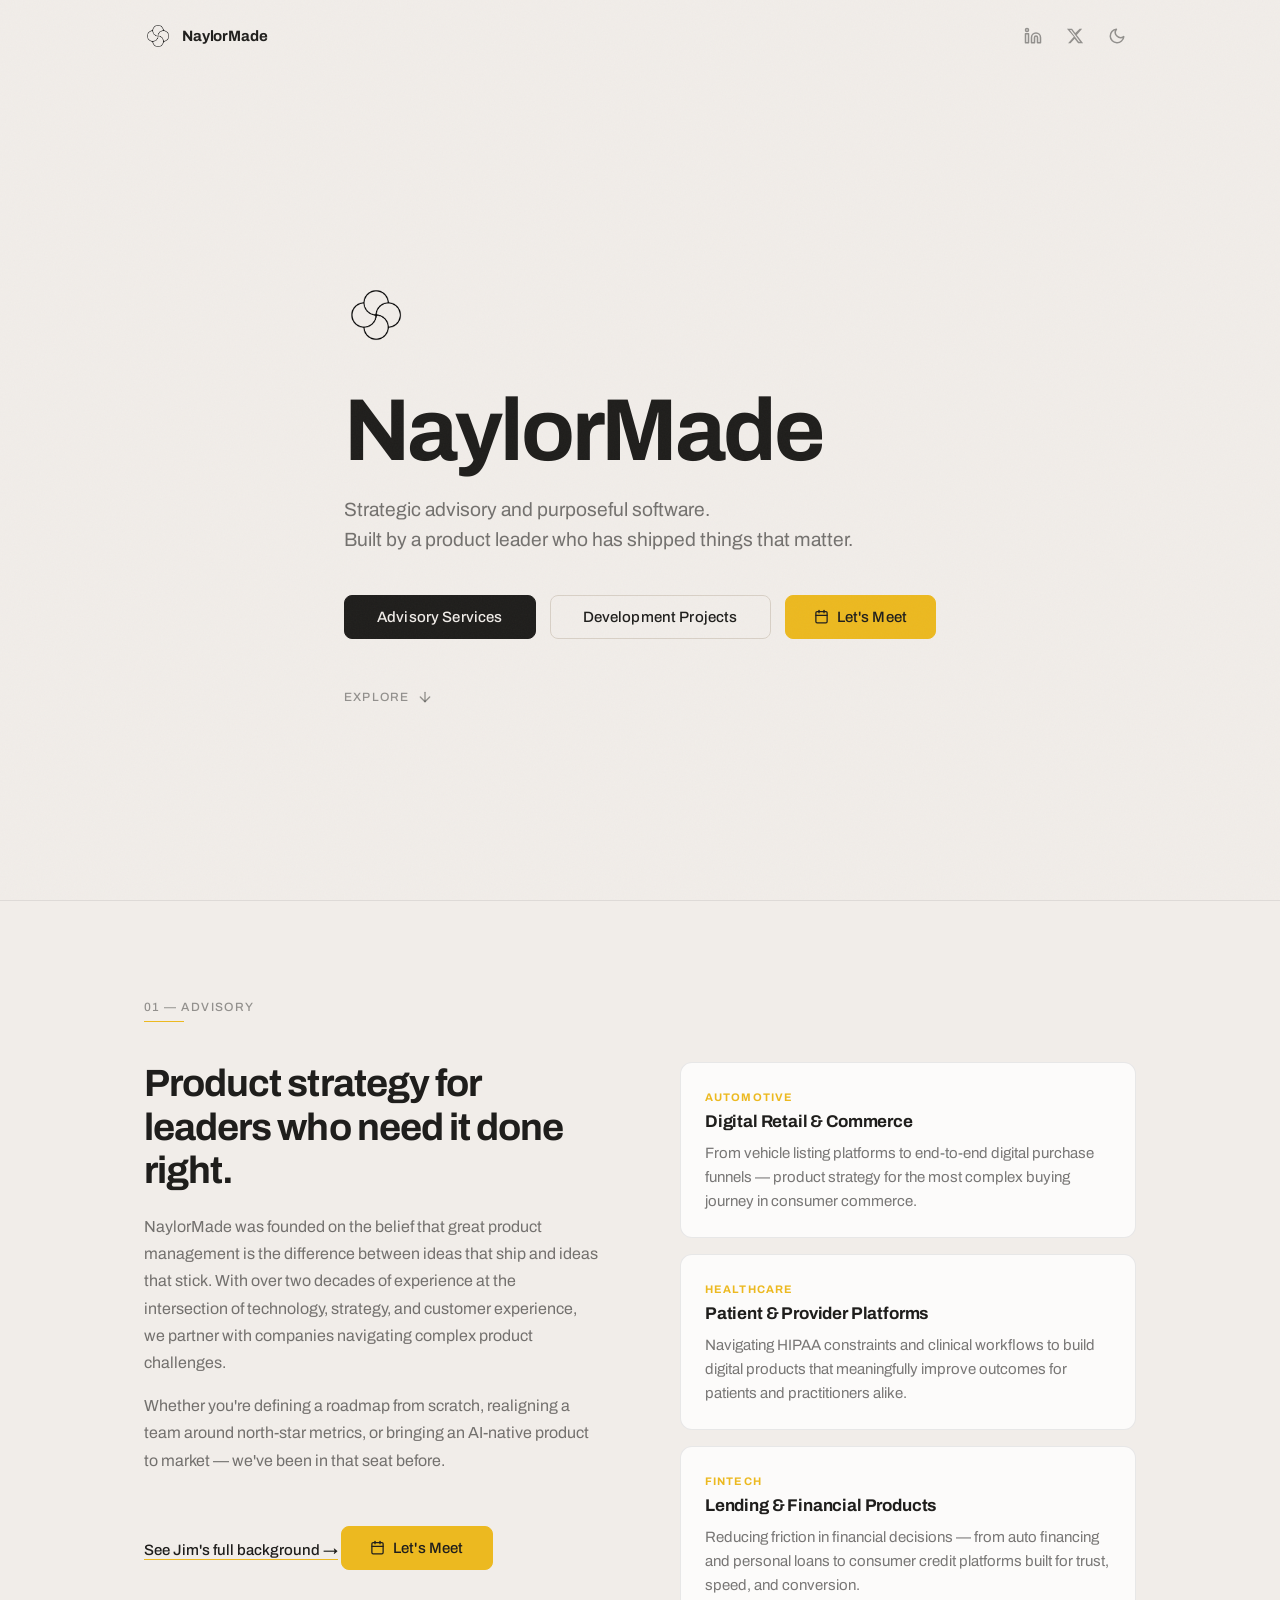
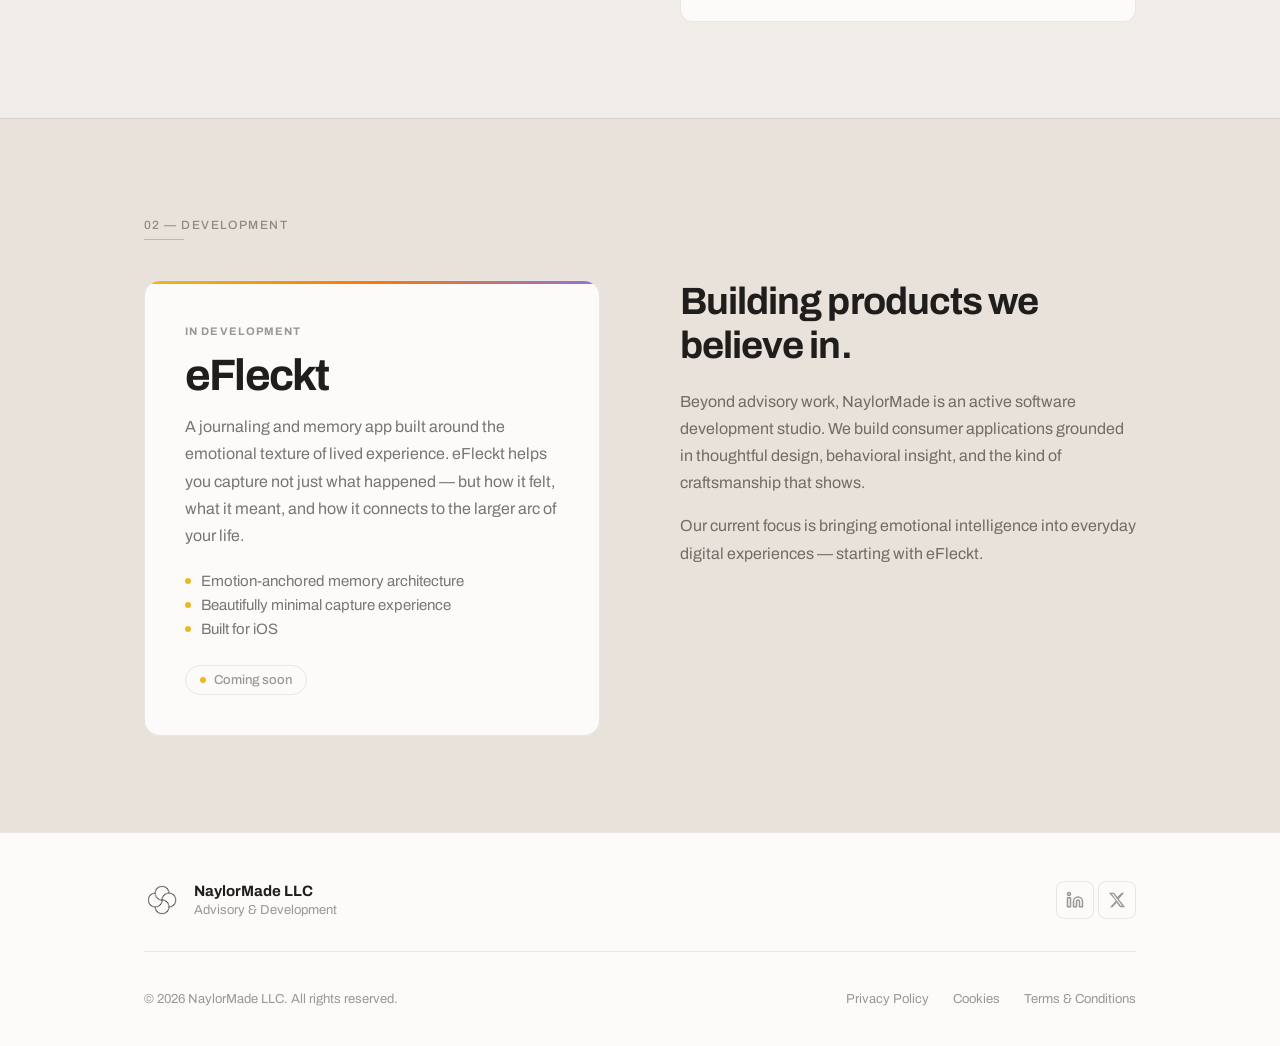
<file: index.html>
<!DOCTYPE html>
<html lang="en" class="">
<head>
  <meta charset="UTF-8" />
  <meta name="viewport" content="width=device-width, initial-scale=1.0" />

  <!-- Primary Meta Tags -->
  <title>NaylorMade LLC — Advisory &amp; Development</title>
  <meta name="title" content="NaylorMade LLC — Advisory &amp; Development" />
  <meta name="description" content="NaylorMade LLC is a product strategy consultancy and software development studio led by Jim Naylor. Advisory services across automotive, healthcare, and fintech. Home of eFleckt." />
  <meta name="author" content="Jim Naylor" />
  <link rel="canonical" href="https://naylormade.io/" />

  <!-- Open Graph -->
  <meta property="og:type" content="website" />
  <meta property="og:url" content="https://naylormade.io/" />
  <meta property="og:title" content="NaylorMade LLC — Advisory &amp; Development" />
  <meta property="og:description" content="Product strategy consultancy and software development studio. Advisory services across automotive, healthcare, and fintech. Home of eFleckt." />

  <!-- Twitter -->
  <meta property="twitter:card" content="summary_large_image" />
  <meta property="twitter:url" content="https://naylormade.io/" />
  <meta property="twitter:title" content="NaylorMade LLC — Advisory &amp; Development" />
  <meta property="twitter:description" content="Product strategy consultancy and software development studio. Advisory services across automotive, healthcare, and fintech. Home of eFleckt." />
  <meta name="twitter:site" content="@WeAreNaylormade" />

  <!-- Google Fonts -->
  <link rel="preconnect" href="https://fonts.googleapis.com" />
  <link rel="preconnect" href="https://fonts.gstatic.com" crossorigin />
  <link href="https://fonts.googleapis.com/css2?family=Archivo:wght@400;500;700&display=swap" rel="stylesheet" />

  <link rel="stylesheet" href="styles.css" />
</head>
<body>

  <!-- Navigation -->
  <nav id="nav" role="navigation" aria-label="Main navigation">
    <div class="nav-inner">
      <a href="#hero" class="nav-logo" aria-label="NaylorMade LLC — back to top">
        <img src="assets/naylormade.png" alt="NaylorMade icon" class="nav-icon" />
        <span class="nav-wordmark">NaylorMade</span>
      </a>

      <div class="nav-actions">
        <a href="https://linkedin.com/company/naylormade" target="_blank" rel="noopener noreferrer" class="nav-social" aria-label="NaylorMade on LinkedIn">
          <!-- LinkedIn icon -->
          <svg width="18" height="18" viewBox="0 0 24 24" fill="none" stroke="currentColor" stroke-width="2" stroke-linecap="round" stroke-linejoin="round" aria-hidden="true">
            <path d="M16 8a6 6 0 0 1 6 6v7h-4v-7a2 2 0 0 0-2-2 2 2 0 0 0-2 2v7h-4v-7a6 6 0 0 1 6-6z"/>
            <rect x="2" y="9" width="4" height="12"/>
            <circle cx="4" cy="4" r="2"/>
          </svg>
        </a>
        <a href="https://x.com/WeAreNaylormade" target="_blank" rel="noopener noreferrer" class="nav-social" aria-label="NaylorMade on X (Twitter)">
          <!-- X / Twitter icon -->
          <svg width="18" height="18" viewBox="0 0 24 24" fill="currentColor" aria-hidden="true">
            <path d="M18.244 2.25h3.308l-7.227 8.26 8.502 11.24H16.17l-4.714-6.231-5.401 6.231H2.747l7.73-8.835L1.254 2.25H8.08l4.259 5.63L18.244 2.25zm-1.161 17.52h1.833L7.084 4.126H5.117L17.083 19.77z"/>
          </svg>
        </a>
        <button id="theme-toggle" class="nav-social" aria-label="Toggle dark mode">
          <svg class="icon-sun" width="18" height="18" viewBox="0 0 24 24" fill="none" stroke="currentColor" stroke-width="2" stroke-linecap="round" stroke-linejoin="round" aria-hidden="true">
            <circle cx="12" cy="12" r="5"/>
            <line x1="12" y1="1" x2="12" y2="3"/>
            <line x1="12" y1="21" x2="12" y2="23"/>
            <line x1="4.22" y1="4.22" x2="5.64" y2="5.64"/>
            <line x1="18.36" y1="18.36" x2="19.78" y2="19.78"/>
            <line x1="1" y1="12" x2="3" y2="12"/>
            <line x1="21" y1="12" x2="23" y2="12"/>
            <line x1="4.22" y1="19.78" x2="5.64" y2="18.36"/>
            <line x1="18.36" y1="5.64" x2="19.78" y2="4.22"/>
          </svg>
          <svg class="icon-moon" width="18" height="18" viewBox="0 0 24 24" fill="none" stroke="currentColor" stroke-width="2" stroke-linecap="round" stroke-linejoin="round" aria-hidden="true">
            <path d="M21 12.79A9 9 0 1 1 11.21 3 7 7 0 0 0 21 12.79z"/>
          </svg>
        </button>
      </div>
    </div>
  </nav>

  <!-- Hero -->
  <header id="hero" role="banner">
    <div class="container">
      <div class="hero-inner">
        <div class="hero-icon-wrap">
          <img src="assets/naylormade.png" alt="NaylorMade icon" class="hero-icon" />
        </div>
        <h1 class="hero-heading animate-in" style="animation-delay: 0.1s">NaylorMade</h1>
        <p class="hero-sub animate-in" style="animation-delay: 0.25s">
          Strategic advisory and purposeful software.<br />
          Built by a product leader who has shipped things that matter.
        </p>
        <div class="hero-links animate-in" style="animation-delay: 0.4s">
          <a href="#advisory" class="btn-primary">Advisory Services</a>
          <a href="#development" class="btn-secondary">Development Projects</a>
          <button class="btn-meet" id="open-modal-hero" aria-haspopup="dialog">
            <svg width="15" height="15" viewBox="0 0 24 24" fill="none" stroke="currentColor" stroke-width="2" stroke-linecap="round" stroke-linejoin="round" aria-hidden="true"><rect x="3" y="4" width="18" height="18" rx="2" ry="2"/><line x1="16" y1="2" x2="16" y2="6"/><line x1="8" y1="2" x2="8" y2="6"/><line x1="3" y1="10" x2="21" y2="10"/></svg>
            Let's Meet
          </button>
        </div>
        <a href="#advisory" class="scroll-cue animate-in" style="animation-delay: 0.55s" aria-label="Scroll down">
          <span class="scroll-label">Explore</span>
          <svg width="16" height="16" viewBox="0 0 24 24" fill="none" stroke="currentColor" stroke-width="2" stroke-linecap="round" stroke-linejoin="round" aria-hidden="true">
            <line x1="12" y1="5" x2="12" y2="19"/>
            <polyline points="19 12 12 19 5 12"/>
          </svg>
        </a>
      </div>
    </div>
  </header>

  <!-- Advisory Services -->
  <section id="advisory" aria-labelledby="advisory-heading">
    <div class="container">
      <span class="section-number">01 — ADVISORY</span>
      <div class="section-layout">
        <div class="section-text">
          <h2 id="advisory-heading">Product strategy for leaders who need it done right.</h2>
          <p>
            NaylorMade was founded on the belief that great product management is the difference between ideas that ship and ideas that stick. With over two decades of experience at the intersection of technology, strategy, and customer experience, we partner with companies navigating complex product challenges.
          </p>
          <p>
            Whether you're defining a roadmap from scratch, realigning a team around north-star metrics, or bringing an AI-native product to market — we've been in that seat before.
          </p>
          <a href="https://jimnaylor.com" target="_blank" rel="noopener noreferrer" class="text-link">
            See Jim's full background →
          </a>
          <button class="btn-meet btn-meet-advisory" id="open-modal-advisory" aria-haspopup="dialog">
            <svg width="15" height="15" viewBox="0 0 24 24" fill="none" stroke="currentColor" stroke-width="2" stroke-linecap="round" stroke-linejoin="round" aria-hidden="true"><rect x="3" y="4" width="18" height="18" rx="2" ry="2"/><line x1="16" y1="2" x2="16" y2="6"/><line x1="8" y1="2" x2="8" y2="6"/><line x1="3" y1="10" x2="21" y2="10"/></svg>
            Let's Meet
          </button>
        </div>
        <div class="section-cards">
          <div class="card animate-in-view">
            <div class="card-accent"></div>
            <div class="card-inner">
              <span class="card-tag">Automotive</span>
              <h3>Digital Retail &amp; Commerce</h3>
              <p>
                From vehicle listing platforms to end-to-end digital purchase funnels — product strategy for the most complex buying journey in consumer commerce.
              </p>
            </div>
          </div>
          <div class="card animate-in-view" style="animation-delay: 0.1s">
            <div class="card-accent"></div>
            <div class="card-inner">
              <span class="card-tag">Healthcare</span>
              <h3>Patient &amp; Provider Platforms</h3>
              <p>
                Navigating HIPAA constraints and clinical workflows to build digital products that meaningfully improve outcomes for patients and practitioners alike.
              </p>
            </div>
          </div>
          <div class="card animate-in-view" style="animation-delay: 0.2s">
            <div class="card-accent"></div>
            <div class="card-inner">
              <span class="card-tag">Fintech</span>
              <h3>Lending &amp; Financial Products</h3>
              <p>
                Reducing friction in financial decisions — from auto financing and personal loans to consumer credit platforms built for trust, speed, and conversion.
              </p>
            </div>
          </div>
        </div>
      </div>
    </div>
  </section>

  <!-- Development Projects -->
  <section id="development" class="section-alt" aria-labelledby="development-heading">
    <div class="container">
      <span class="section-number">02 — DEVELOPMENT</span>
      <div class="section-layout reverse">
        <div class="section-text">
          <h2 id="development-heading">Building products we believe in.</h2>
          <p>
            Beyond advisory work, NaylorMade is an active software development studio. We build consumer applications grounded in thoughtful design, behavioral insight, and the kind of craftsmanship that shows.
          </p>
          <p>
            Our current focus is bringing emotional intelligence into everyday digital experiences — starting with eFleckt.
          </p>
        </div>
        <div class="project-feature animate-in-view">
          <div class="project-tag">In Development</div>
          <h3 class="project-name">eFleckt</h3>
          <p class="project-desc">
            A journaling and memory app built around the emotional texture of lived experience. eFleckt helps you capture not just what happened — but how it felt, what it meant, and how it connects to the larger arc of your life.
          </p>
          <ul class="project-details" aria-label="eFleckt details">
            <li>Emotion-anchored memory architecture</li>
            <li>Beautifully minimal capture experience</li>
            <li>Built for iOS</li>
          </ul>
          <div class="project-badge">
            <span class="badge-dot"></span>
            <span>Coming soon</span>
          </div>
        </div>
      </div>
    </div>
  </section>

  <!-- Footer -->
  <footer role="contentinfo">
    <div class="container">
      <div class="footer-top">
        <div class="footer-brand">
          <img src="assets/naylormade.png" alt="NaylorMade icon" class="footer-icon" />
          <div>
            <p class="footer-name">NaylorMade LLC</p>
            <p class="footer-tagline">Advisory &amp; Development</p>
          </div>
        </div>
        <div class="footer-socials">
          <a href="https://linkedin.com/company/naylormade" target="_blank" rel="noopener noreferrer" class="footer-social" aria-label="NaylorMade on LinkedIn">
            <svg width="18" height="18" viewBox="0 0 24 24" fill="none" stroke="currentColor" stroke-width="2" stroke-linecap="round" stroke-linejoin="round" aria-hidden="true">
              <path d="M16 8a6 6 0 0 1 6 6v7h-4v-7a2 2 0 0 0-2-2 2 2 0 0 0-2 2v7h-4v-7a6 6 0 0 1 6-6z"/>
              <rect x="2" y="9" width="4" height="12"/>
              <circle cx="4" cy="4" r="2"/>
            </svg>
          </a>
          <a href="https://x.com/WeAreNaylormade" target="_blank" rel="noopener noreferrer" class="footer-social" aria-label="NaylorMade on X (Twitter)">
            <svg width="18" height="18" viewBox="0 0 24 24" fill="currentColor" aria-hidden="true">
              <path d="M18.244 2.25h3.308l-7.227 8.26 8.502 11.24H16.17l-4.714-6.231-5.401 6.231H2.747l7.73-8.835L1.254 2.25H8.08l4.259 5.63L18.244 2.25zm-1.161 17.52h1.833L7.084 4.126H5.117L17.083 19.77z"/>
            </svg>
          </a>
        </div>
      </div>
      <div class="footer-bottom">
        <p class="footer-copy">© 2026 NaylorMade LLC. All rights reserved.</p>
        <nav class="footer-links" aria-label="Legal links">
          <a href="privacy-policy.html">Privacy Policy</a>
          <a href="cookies.html">Cookies</a>
          <a href="terms.html">Terms &amp; Conditions</a>
        </nav>
      </div>
    </div>
  </footer>

  <!-- Booking Modal -->
  <div id="booking-modal" class="modal-backdrop" role="dialog" aria-modal="true" aria-labelledby="modal-title" hidden>
    <div class="modal-panel">
      <div class="modal-header">
        <div>
          <p class="modal-eyebrow">NaylorMade LLC</p>
          <h2 id="modal-title" class="modal-title">Let's Meet</h2>
        </div>
        <button id="close-modal" class="modal-close" aria-label="Close booking modal">
          <svg width="18" height="18" viewBox="0 0 24 24" fill="none" stroke="currentColor" stroke-width="2" stroke-linecap="round" stroke-linejoin="round" aria-hidden="true">
            <line x1="18" y1="6" x2="6" y2="18"/>
            <line x1="6" y1="6" x2="18" y2="18"/>
          </svg>
        </button>
      </div>
      <div id="reclaim-embed" class="modal-embed"></div>
    </div>
  </div>

  <script>
    // Dark mode
    (function () {
      const stored = localStorage.getItem('nm-dark');
      const prefersDark = window.matchMedia('(prefers-color-scheme: dark)').matches;
      const isDark = stored !== null ? stored === 'true' : prefersDark;
      if (isDark) document.documentElement.classList.add('dark');

      function updateToggleIcon() {
        const dark = document.documentElement.classList.contains('dark');
        document.getElementById('theme-toggle').querySelector('.icon-sun').style.display = dark ? 'block' : 'none';
        document.getElementById('theme-toggle').querySelector('.icon-moon').style.display = dark ? 'none' : 'block';
      }

      document.addEventListener('DOMContentLoaded', function () {
        updateToggleIcon();
        document.getElementById('theme-toggle').addEventListener('click', function () {
          const dark = document.documentElement.classList.toggle('dark');
          localStorage.setItem('nm-dark', dark);
          updateToggleIcon();
        });
      });
    })();

    // Sticky nav
    window.addEventListener('scroll', function () {
      document.getElementById('nav').classList.toggle('scrolled', window.scrollY > 48);
    });

    // Scroll-in animations
    document.addEventListener('DOMContentLoaded', function () {
      const observer = new IntersectionObserver(function (entries) {
        entries.forEach(function (entry) {
          if (entry.isIntersecting) {
            entry.target.classList.add('visible');
            observer.unobserve(entry.target);
          }
        });
      }, { threshold: 0.15 });

      document.querySelectorAll('.animate-in-view').forEach(function (el) {
        observer.observe(el);
      });
    });

    // Smooth scroll for anchor links
    document.querySelectorAll('a[href^="#"]').forEach(function (anchor) {
      anchor.addEventListener('click', function (e) {
        const target = document.querySelector(this.getAttribute('href'));
        if (target) {
          e.preventDefault();
          target.scrollIntoView({ behavior: 'smooth' });
        }
      });
    });

    // Booking modal
    (function () {
      const modal = document.getElementById('booking-modal');
      const embedContainer = document.getElementById('reclaim-embed');
      let widgetLoaded = false;

      function openModal() {
        modal.hidden = false;
        document.body.style.overflow = 'hidden';
        // Load Reclaim widget on first open so it initializes with a visible container
        if (!widgetLoaded) {
          const wrapper = document.createElement('div');
          const script = document.createElement('script');
          script.src = 'https://meet.reclaimai.com/scripts/embed-scheduling-link.0.x.x.js';
          script.setAttribute('data-id', '6f326ad8-6cfe-433e-9a7c-b2cb7756eeeb');
          script.setAttribute('data-redirect', 'NONE');
          wrapper.appendChild(script);
          embedContainer.appendChild(wrapper);
          widgetLoaded = true;
        }
        // Focus the close button for accessibility
        setTimeout(function () {
          document.getElementById('close-modal').focus();
        }, 50);
      }

      function closeModal() {
        modal.hidden = true;
        document.body.style.overflow = '';
      }

      document.getElementById('open-modal-hero').addEventListener('click', openModal);
      document.getElementById('open-modal-advisory').addEventListener('click', openModal);
      document.getElementById('close-modal').addEventListener('click', closeModal);

      // Close on backdrop click
      modal.addEventListener('click', function (e) {
        if (e.target === modal) closeModal();
      });

      // Close on Escape
      document.addEventListener('keydown', function (e) {
        if (e.key === 'Escape' && !modal.hidden) closeModal();
      });
    })();
  </script>
</body>
</html>
</file>
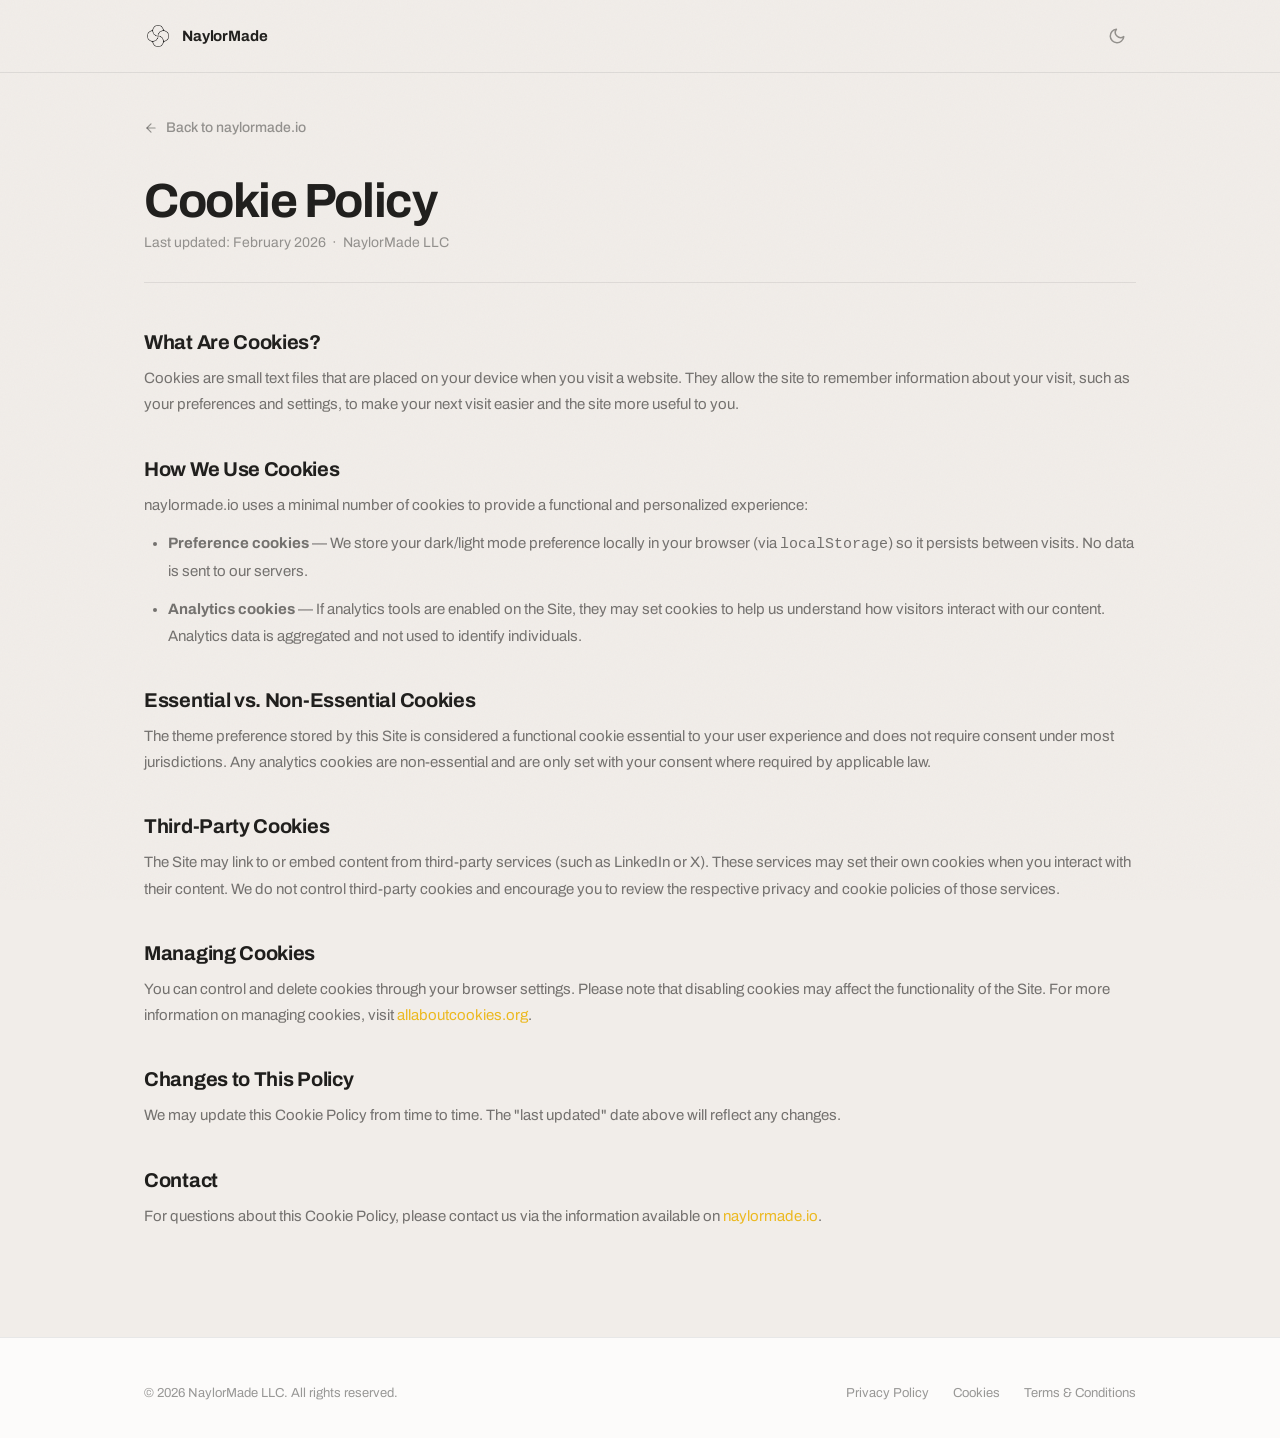
<file: cookies.html>
<!DOCTYPE html>
<html lang="en" class="">
<head>
  <meta charset="UTF-8" />
  <meta name="viewport" content="width=device-width, initial-scale=1.0" />
  <title>Cookie Policy — NaylorMade LLC</title>
  <meta name="robots" content="noindex" />
  <link rel="preconnect" href="https://fonts.googleapis.com" />
  <link rel="preconnect" href="https://fonts.gstatic.com" crossorigin />
  <link href="https://fonts.googleapis.com/css2?family=Archivo:wght@400;500;700&display=swap" rel="stylesheet" />
  <link rel="stylesheet" href="styles.css" />
</head>
<body>
  <nav id="nav" role="navigation" aria-label="Main navigation">
    <div class="nav-inner">
      <a href="index.html" class="nav-logo" aria-label="NaylorMade LLC — home">
        <img src="assets/naylormade.png" alt="NaylorMade icon" class="nav-icon" />
        <span class="nav-wordmark">NaylorMade</span>
      </a>
      <div class="nav-actions">
        <button id="theme-toggle" class="nav-social" aria-label="Toggle dark mode">
          <svg class="icon-sun" width="18" height="18" viewBox="0 0 24 24" fill="none" stroke="currentColor" stroke-width="2" stroke-linecap="round" stroke-linejoin="round"><circle cx="12" cy="12" r="5"/><line x1="12" y1="1" x2="12" y2="3"/><line x1="12" y1="21" x2="12" y2="23"/><line x1="4.22" y1="4.22" x2="5.64" y2="5.64"/><line x1="18.36" y1="18.36" x2="19.78" y2="19.78"/><line x1="1" y1="12" x2="3" y2="12"/><line x1="21" y1="12" x2="23" y2="12"/><line x1="4.22" y1="19.78" x2="5.64" y2="18.36"/><line x1="18.36" y1="5.64" x2="19.78" y2="4.22"/></svg>
          <svg class="icon-moon" width="18" height="18" viewBox="0 0 24 24" fill="none" stroke="currentColor" stroke-width="2" stroke-linecap="round" stroke-linejoin="round"><path d="M21 12.79A9 9 0 1 1 11.21 3 7 7 0 0 0 21 12.79z"/></svg>
        </button>
      </div>
    </div>
  </nav>

  <main class="legal-page">
    <div class="container">
      <a href="index.html" class="back-link">
        <svg width="14" height="14" viewBox="0 0 24 24" fill="none" stroke="currentColor" stroke-width="2" stroke-linecap="round" stroke-linejoin="round" aria-hidden="true"><line x1="19" y1="12" x2="5" y2="12"/><polyline points="12 19 5 12 12 5"/></svg>
        Back to naylormade.io
      </a>
      <h1>Cookie Policy</h1>
      <p class="legal-meta">Last updated: February 2026 &nbsp;·&nbsp; NaylorMade LLC</p>

      <div class="legal-body">
        <h2>What Are Cookies?</h2>
        <p>
          Cookies are small text files that are placed on your device when you visit a website. They allow the site to remember information about your visit, such as your preferences and settings, to make your next visit easier and the site more useful to you.
        </p>

        <h2>How We Use Cookies</h2>
        <p>
          naylormade.io uses a minimal number of cookies to provide a functional and personalized experience:
        </p>
        <ul>
          <li><strong>Preference cookies</strong> — We store your dark/light mode preference locally in your browser (via <code>localStorage</code>) so it persists between visits. No data is sent to our servers.</li>
          <li><strong>Analytics cookies</strong> — If analytics tools are enabled on the Site, they may set cookies to help us understand how visitors interact with our content. Analytics data is aggregated and not used to identify individuals.</li>
        </ul>

        <h2>Essential vs. Non-Essential Cookies</h2>
        <p>
          The theme preference stored by this Site is considered a functional cookie essential to your user experience and does not require consent under most jurisdictions. Any analytics cookies are non-essential and are only set with your consent where required by applicable law.
        </p>

        <h2>Third-Party Cookies</h2>
        <p>
          The Site may link to or embed content from third-party services (such as LinkedIn or X). These services may set their own cookies when you interact with their content. We do not control third-party cookies and encourage you to review the respective privacy and cookie policies of those services.
        </p>

        <h2>Managing Cookies</h2>
        <p>
          You can control and delete cookies through your browser settings. Please note that disabling cookies may affect the functionality of the Site. For more information on managing cookies, visit <a href="https://www.allaboutcookies.org" target="_blank" rel="noopener noreferrer" style="color: var(--accent);">allaboutcookies.org</a>.
        </p>

        <h2>Changes to This Policy</h2>
        <p>
          We may update this Cookie Policy from time to time. The "last updated" date above will reflect any changes.
        </p>

        <h2>Contact</h2>
        <p>
          For questions about this Cookie Policy, please contact us via the information available on <a href="index.html" style="color: var(--accent);">naylormade.io</a>.
        </p>
      </div>
    </div>
  </main>

  <footer role="contentinfo">
    <div class="container">
      <div class="footer-bottom">
        <p class="footer-copy">© 2026 NaylorMade LLC. All rights reserved.</p>
        <nav class="footer-links" aria-label="Legal links">
          <a href="privacy-policy.html">Privacy Policy</a>
          <a href="cookies.html">Cookies</a>
          <a href="terms.html">Terms &amp; Conditions</a>
        </nav>
      </div>
    </div>
  </footer>

  <script>
    (function () {
      const stored = localStorage.getItem('nm-dark');
      const prefersDark = window.matchMedia('(prefers-color-scheme: dark)').matches;
      const isDark = stored !== null ? stored === 'true' : prefersDark;
      if (isDark) document.documentElement.classList.add('dark');

      function updateToggleIcon() {
        const dark = document.documentElement.classList.contains('dark');
        document.getElementById('theme-toggle').querySelector('.icon-sun').style.display = dark ? 'block' : 'none';
        document.getElementById('theme-toggle').querySelector('.icon-moon').style.display = dark ? 'none' : 'block';
      }

      document.addEventListener('DOMContentLoaded', function () {
        updateToggleIcon();
        document.getElementById('theme-toggle').addEventListener('click', function () {
          const dark = document.documentElement.classList.toggle('dark');
          localStorage.setItem('nm-dark', dark);
          updateToggleIcon();
        });
        document.getElementById('nav').classList.add('scrolled');
      });
    })();
  </script>
</body>
</html>
</file>
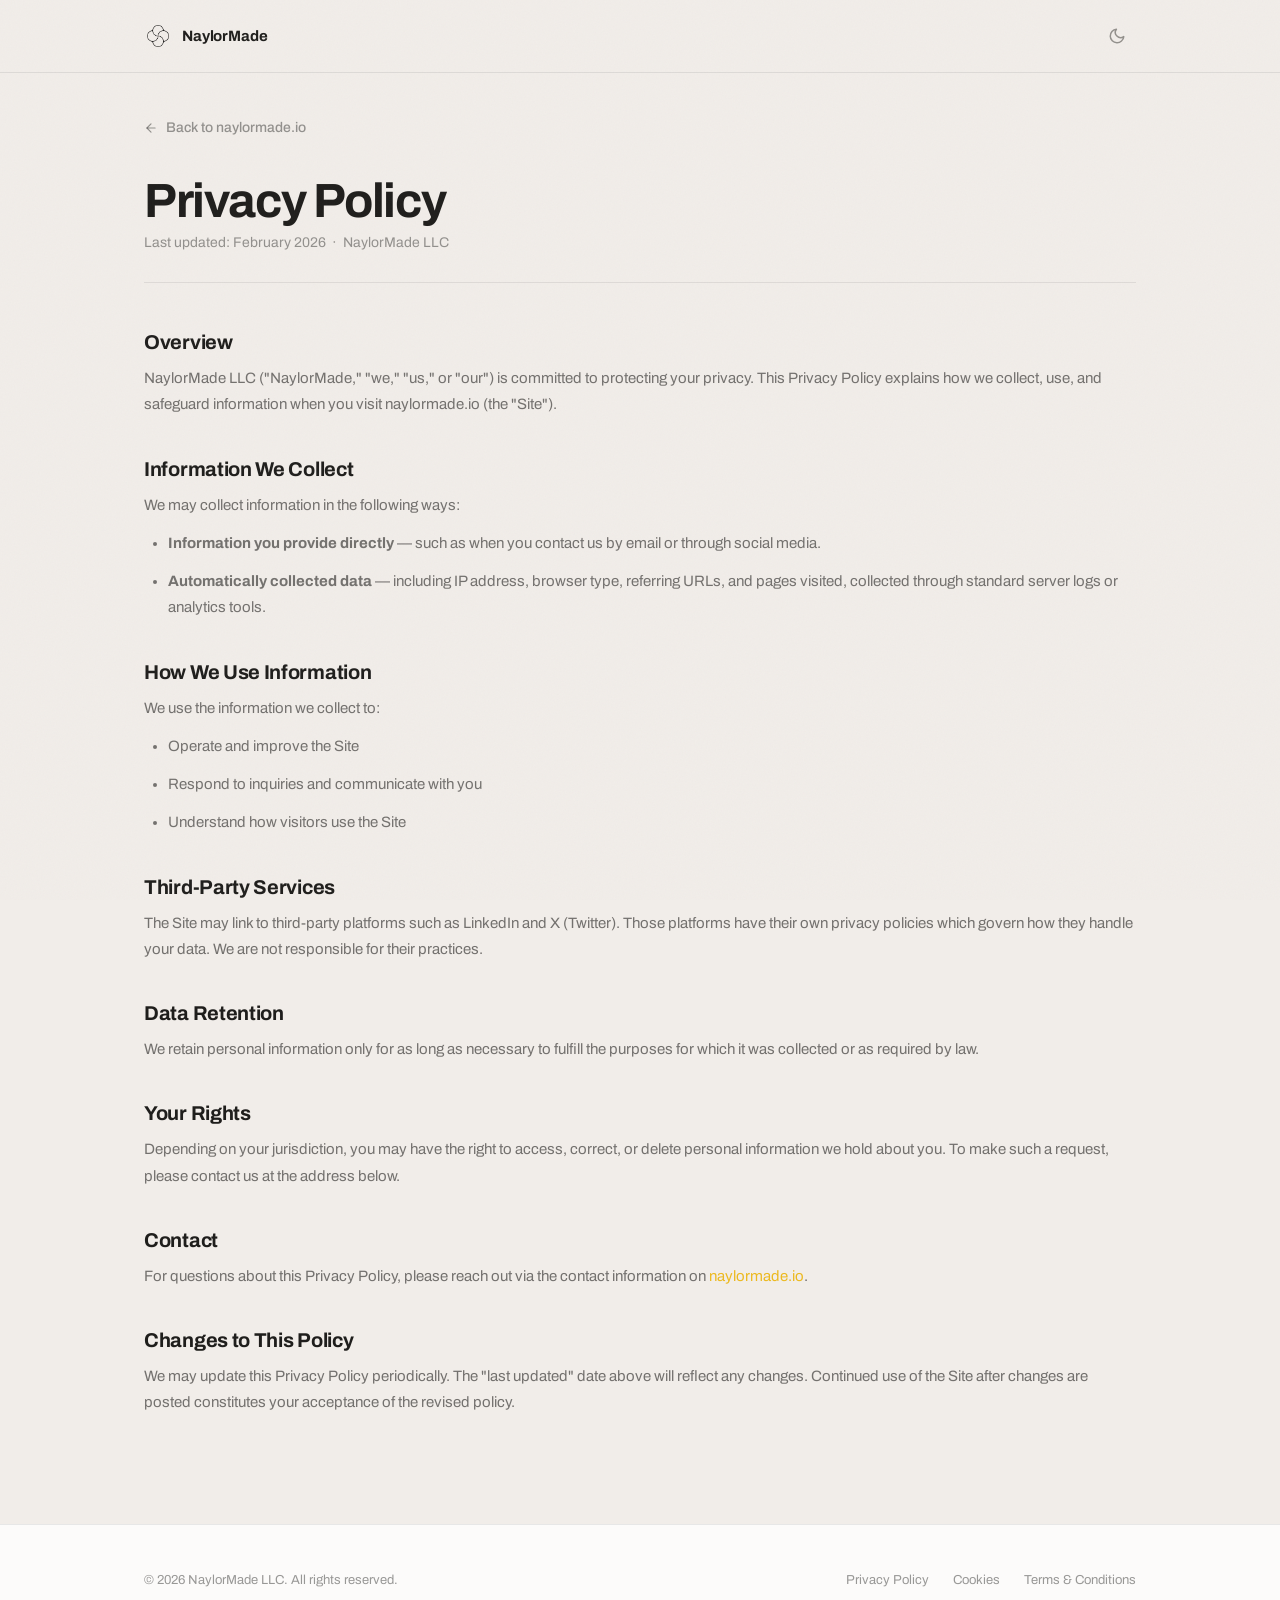
<file: privacy-policy.html>
<!DOCTYPE html>
<html lang="en" class="">
<head>
  <meta charset="UTF-8" />
  <meta name="viewport" content="width=device-width, initial-scale=1.0" />
  <title>Privacy Policy — NaylorMade LLC</title>
  <meta name="robots" content="noindex" />
  <link rel="preconnect" href="https://fonts.googleapis.com" />
  <link rel="preconnect" href="https://fonts.gstatic.com" crossorigin />
  <link href="https://fonts.googleapis.com/css2?family=Archivo:wght@400;500;700&display=swap" rel="stylesheet" />
  <link rel="stylesheet" href="styles.css" />
</head>
<body>
  <nav id="nav" role="navigation" aria-label="Main navigation">
    <div class="nav-inner">
      <a href="index.html" class="nav-logo" aria-label="NaylorMade LLC — home">
        <img src="assets/naylormade.png" alt="NaylorMade icon" class="nav-icon" />
        <span class="nav-wordmark">NaylorMade</span>
      </a>
      <div class="nav-actions">
        <button id="theme-toggle" class="nav-social" aria-label="Toggle dark mode">
          <svg class="icon-sun" width="18" height="18" viewBox="0 0 24 24" fill="none" stroke="currentColor" stroke-width="2" stroke-linecap="round" stroke-linejoin="round"><circle cx="12" cy="12" r="5"/><line x1="12" y1="1" x2="12" y2="3"/><line x1="12" y1="21" x2="12" y2="23"/><line x1="4.22" y1="4.22" x2="5.64" y2="5.64"/><line x1="18.36" y1="18.36" x2="19.78" y2="19.78"/><line x1="1" y1="12" x2="3" y2="12"/><line x1="21" y1="12" x2="23" y2="12"/><line x1="4.22" y1="19.78" x2="5.64" y2="18.36"/><line x1="18.36" y1="5.64" x2="19.78" y2="4.22"/></svg>
          <svg class="icon-moon" width="18" height="18" viewBox="0 0 24 24" fill="none" stroke="currentColor" stroke-width="2" stroke-linecap="round" stroke-linejoin="round"><path d="M21 12.79A9 9 0 1 1 11.21 3 7 7 0 0 0 21 12.79z"/></svg>
        </button>
      </div>
    </div>
  </nav>

  <main class="legal-page">
    <div class="container">
      <a href="index.html" class="back-link">
        <svg width="14" height="14" viewBox="0 0 24 24" fill="none" stroke="currentColor" stroke-width="2" stroke-linecap="round" stroke-linejoin="round" aria-hidden="true"><line x1="19" y1="12" x2="5" y2="12"/><polyline points="12 19 5 12 12 5"/></svg>
        Back to naylormade.io
      </a>
      <h1>Privacy Policy</h1>
      <p class="legal-meta">Last updated: February 2026 &nbsp;·&nbsp; NaylorMade LLC</p>

      <div class="legal-body">
        <h2>Overview</h2>
        <p>
          NaylorMade LLC ("NaylorMade," "we," "us," or "our") is committed to protecting your privacy. This Privacy Policy explains how we collect, use, and safeguard information when you visit naylormade.io (the "Site").
        </p>

        <h2>Information We Collect</h2>
        <p>We may collect information in the following ways:</p>
        <ul>
          <li><strong>Information you provide directly</strong> — such as when you contact us by email or through social media.</li>
          <li><strong>Automatically collected data</strong> — including IP address, browser type, referring URLs, and pages visited, collected through standard server logs or analytics tools.</li>
        </ul>

        <h2>How We Use Information</h2>
        <p>We use the information we collect to:</p>
        <ul>
          <li>Operate and improve the Site</li>
          <li>Respond to inquiries and communicate with you</li>
          <li>Understand how visitors use the Site</li>
        </ul>

        <h2>Third-Party Services</h2>
        <p>
          The Site may link to third-party platforms such as LinkedIn and X (Twitter). Those platforms have their own privacy policies which govern how they handle your data. We are not responsible for their practices.
        </p>

        <h2>Data Retention</h2>
        <p>
          We retain personal information only for as long as necessary to fulfill the purposes for which it was collected or as required by law.
        </p>

        <h2>Your Rights</h2>
        <p>
          Depending on your jurisdiction, you may have the right to access, correct, or delete personal information we hold about you. To make such a request, please contact us at the address below.
        </p>

        <h2>Contact</h2>
        <p>
          For questions about this Privacy Policy, please reach out via the contact information on <a href="index.html" style="color: var(--accent);">naylormade.io</a>.
        </p>

        <h2>Changes to This Policy</h2>
        <p>
          We may update this Privacy Policy periodically. The "last updated" date above will reflect any changes. Continued use of the Site after changes are posted constitutes your acceptance of the revised policy.
        </p>
      </div>
    </div>
  </main>

  <footer role="contentinfo">
    <div class="container">
      <div class="footer-bottom">
        <p class="footer-copy">© 2026 NaylorMade LLC. All rights reserved.</p>
        <nav class="footer-links" aria-label="Legal links">
          <a href="privacy-policy.html">Privacy Policy</a>
          <a href="cookies.html">Cookies</a>
          <a href="terms.html">Terms &amp; Conditions</a>
        </nav>
      </div>
    </div>
  </footer>

  <script>
    (function () {
      const stored = localStorage.getItem('nm-dark');
      const prefersDark = window.matchMedia('(prefers-color-scheme: dark)').matches;
      const isDark = stored !== null ? stored === 'true' : prefersDark;
      if (isDark) document.documentElement.classList.add('dark');

      function updateToggleIcon() {
        const dark = document.documentElement.classList.contains('dark');
        document.getElementById('theme-toggle').querySelector('.icon-sun').style.display = dark ? 'block' : 'none';
        document.getElementById('theme-toggle').querySelector('.icon-moon').style.display = dark ? 'none' : 'block';
      }

      document.addEventListener('DOMContentLoaded', function () {
        updateToggleIcon();
        document.getElementById('theme-toggle').addEventListener('click', function () {
          const dark = document.documentElement.classList.toggle('dark');
          localStorage.setItem('nm-dark', dark);
          updateToggleIcon();
        });
        document.getElementById('nav').classList.add('scrolled');
      });
    })();
  </script>
</body>
</html>
</file>
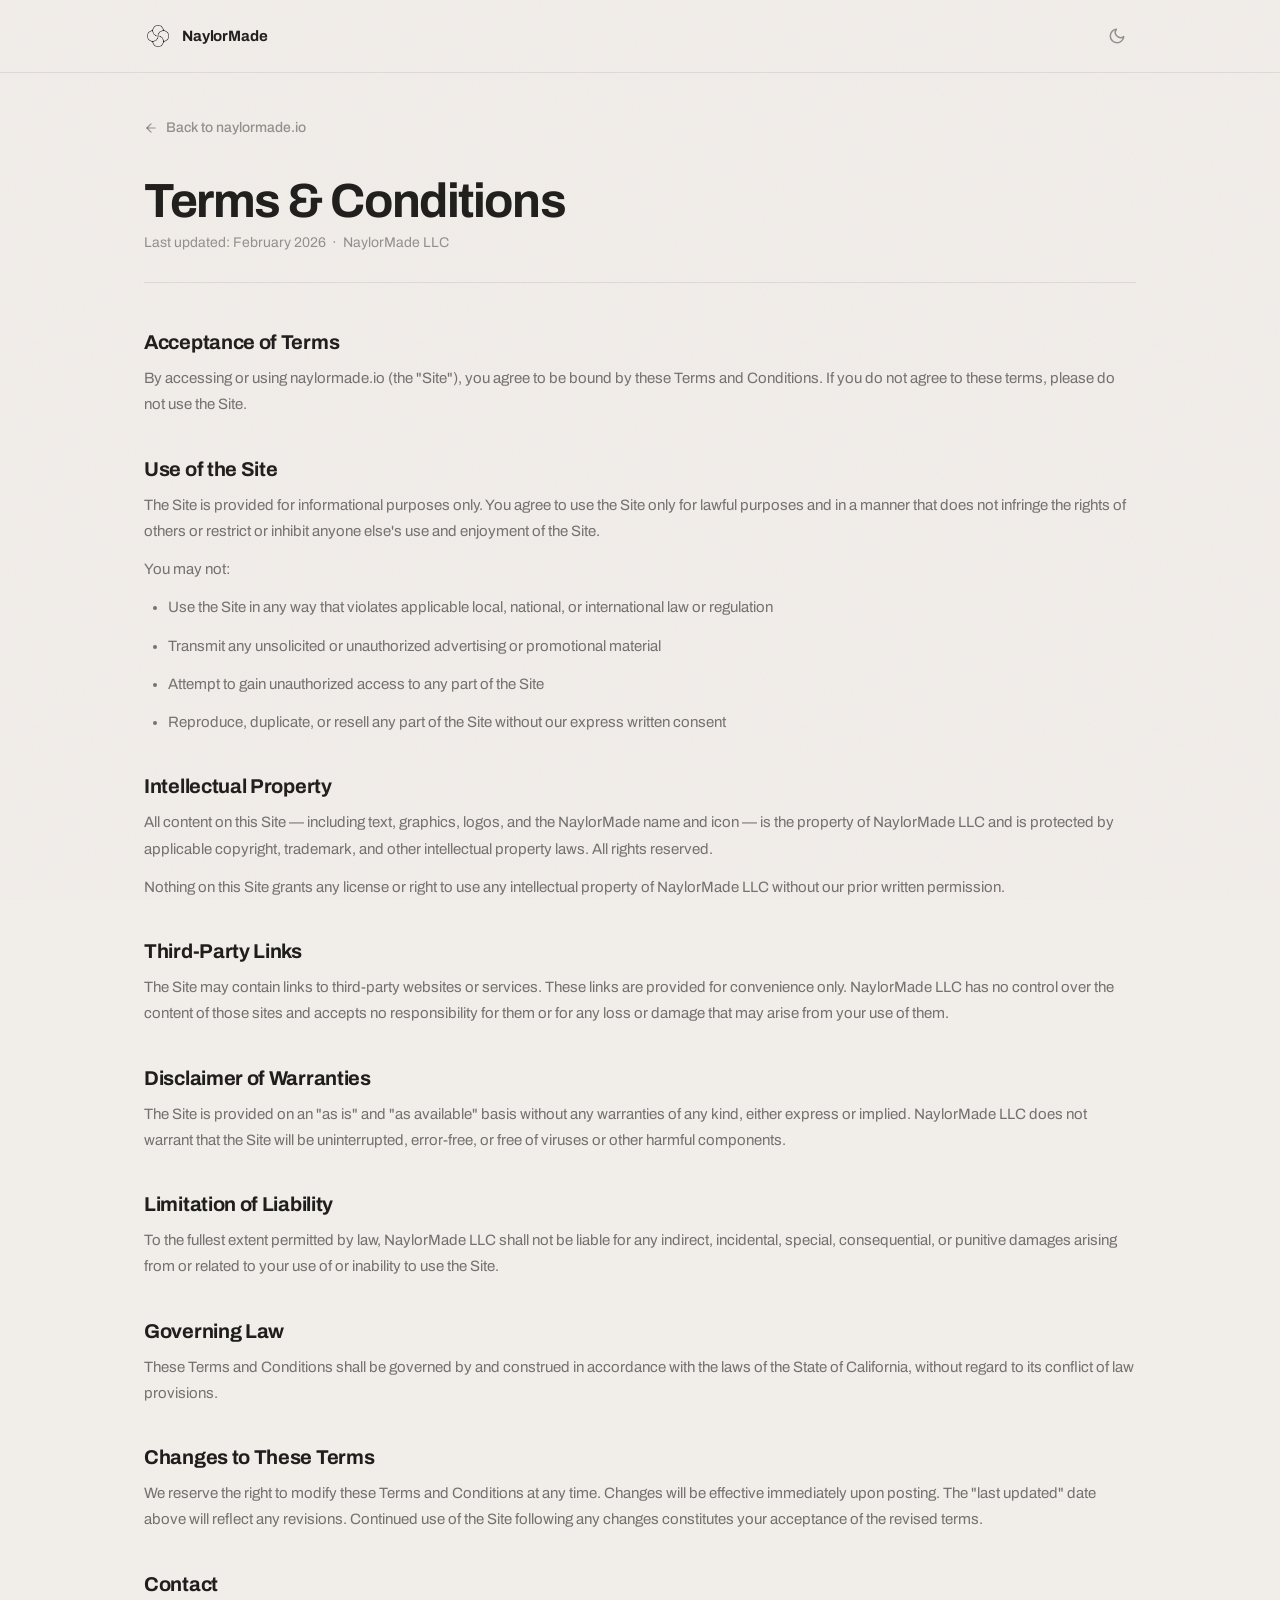
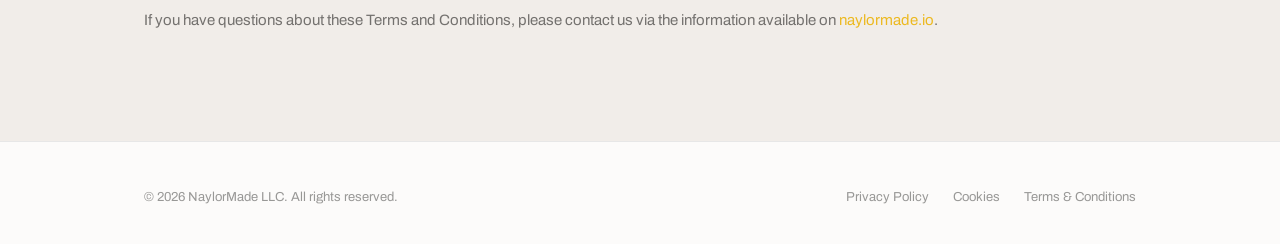
<file: terms.html>
<!DOCTYPE html>
<html lang="en" class="">
<head>
  <meta charset="UTF-8" />
  <meta name="viewport" content="width=device-width, initial-scale=1.0" />
  <title>Terms &amp; Conditions — NaylorMade LLC</title>
  <meta name="robots" content="noindex" />
  <link rel="preconnect" href="https://fonts.googleapis.com" />
  <link rel="preconnect" href="https://fonts.gstatic.com" crossorigin />
  <link href="https://fonts.googleapis.com/css2?family=Archivo:wght@400;500;700&display=swap" rel="stylesheet" />
  <link rel="stylesheet" href="styles.css" />
</head>
<body>
  <nav id="nav" role="navigation" aria-label="Main navigation">
    <div class="nav-inner">
      <a href="index.html" class="nav-logo" aria-label="NaylorMade LLC — home">
        <img src="assets/naylormade.png" alt="NaylorMade icon" class="nav-icon" />
        <span class="nav-wordmark">NaylorMade</span>
      </a>
      <div class="nav-actions">
        <button id="theme-toggle" class="nav-social" aria-label="Toggle dark mode">
          <svg class="icon-sun" width="18" height="18" viewBox="0 0 24 24" fill="none" stroke="currentColor" stroke-width="2" stroke-linecap="round" stroke-linejoin="round"><circle cx="12" cy="12" r="5"/><line x1="12" y1="1" x2="12" y2="3"/><line x1="12" y1="21" x2="12" y2="23"/><line x1="4.22" y1="4.22" x2="5.64" y2="5.64"/><line x1="18.36" y1="18.36" x2="19.78" y2="19.78"/><line x1="1" y1="12" x2="3" y2="12"/><line x1="21" y1="12" x2="23" y2="12"/><line x1="4.22" y1="19.78" x2="5.64" y2="18.36"/><line x1="18.36" y1="5.64" x2="19.78" y2="4.22"/></svg>
          <svg class="icon-moon" width="18" height="18" viewBox="0 0 24 24" fill="none" stroke="currentColor" stroke-width="2" stroke-linecap="round" stroke-linejoin="round"><path d="M21 12.79A9 9 0 1 1 11.21 3 7 7 0 0 0 21 12.79z"/></svg>
        </button>
      </div>
    </div>
  </nav>

  <main class="legal-page">
    <div class="container">
      <a href="index.html" class="back-link">
        <svg width="14" height="14" viewBox="0 0 24 24" fill="none" stroke="currentColor" stroke-width="2" stroke-linecap="round" stroke-linejoin="round" aria-hidden="true"><line x1="19" y1="12" x2="5" y2="12"/><polyline points="12 19 5 12 12 5"/></svg>
        Back to naylormade.io
      </a>
      <h1>Terms &amp; Conditions</h1>
      <p class="legal-meta">Last updated: February 2026 &nbsp;·&nbsp; NaylorMade LLC</p>

      <div class="legal-body">
        <h2>Acceptance of Terms</h2>
        <p>
          By accessing or using naylormade.io (the "Site"), you agree to be bound by these Terms and Conditions. If you do not agree to these terms, please do not use the Site.
        </p>

        <h2>Use of the Site</h2>
        <p>
          The Site is provided for informational purposes only. You agree to use the Site only for lawful purposes and in a manner that does not infringe the rights of others or restrict or inhibit anyone else's use and enjoyment of the Site.
        </p>
        <p>You may not:</p>
        <ul>
          <li>Use the Site in any way that violates applicable local, national, or international law or regulation</li>
          <li>Transmit any unsolicited or unauthorized advertising or promotional material</li>
          <li>Attempt to gain unauthorized access to any part of the Site</li>
          <li>Reproduce, duplicate, or resell any part of the Site without our express written consent</li>
        </ul>

        <h2>Intellectual Property</h2>
        <p>
          All content on this Site — including text, graphics, logos, and the NaylorMade name and icon — is the property of NaylorMade LLC and is protected by applicable copyright, trademark, and other intellectual property laws. All rights reserved.
        </p>
        <p>
          Nothing on this Site grants any license or right to use any intellectual property of NaylorMade LLC without our prior written permission.
        </p>

        <h2>Third-Party Links</h2>
        <p>
          The Site may contain links to third-party websites or services. These links are provided for convenience only. NaylorMade LLC has no control over the content of those sites and accepts no responsibility for them or for any loss or damage that may arise from your use of them.
        </p>

        <h2>Disclaimer of Warranties</h2>
        <p>
          The Site is provided on an "as is" and "as available" basis without any warranties of any kind, either express or implied. NaylorMade LLC does not warrant that the Site will be uninterrupted, error-free, or free of viruses or other harmful components.
        </p>

        <h2>Limitation of Liability</h2>
        <p>
          To the fullest extent permitted by law, NaylorMade LLC shall not be liable for any indirect, incidental, special, consequential, or punitive damages arising from or related to your use of or inability to use the Site.
        </p>

        <h2>Governing Law</h2>
        <p>
          These Terms and Conditions shall be governed by and construed in accordance with the laws of the State of California, without regard to its conflict of law provisions.
        </p>

        <h2>Changes to These Terms</h2>
        <p>
          We reserve the right to modify these Terms and Conditions at any time. Changes will be effective immediately upon posting. The "last updated" date above will reflect any revisions. Continued use of the Site following any changes constitutes your acceptance of the revised terms.
        </p>

        <h2>Contact</h2>
        <p>
          If you have questions about these Terms and Conditions, please contact us via the information available on <a href="index.html" style="color: var(--accent);">naylormade.io</a>.
        </p>
      </div>
    </div>
  </main>

  <footer role="contentinfo">
    <div class="container">
      <div class="footer-bottom">
        <p class="footer-copy">© 2026 NaylorMade LLC. All rights reserved.</p>
        <nav class="footer-links" aria-label="Legal links">
          <a href="privacy-policy.html">Privacy Policy</a>
          <a href="cookies.html">Cookies</a>
          <a href="terms.html">Terms &amp; Conditions</a>
        </nav>
      </div>
    </div>
  </footer>

  <script>
    (function () {
      const stored = localStorage.getItem('nm-dark');
      const prefersDark = window.matchMedia('(prefers-color-scheme: dark)').matches;
      const isDark = stored !== null ? stored === 'true' : prefersDark;
      if (isDark) document.documentElement.classList.add('dark');

      function updateToggleIcon() {
        const dark = document.documentElement.classList.contains('dark');
        document.getElementById('theme-toggle').querySelector('.icon-sun').style.display = dark ? 'block' : 'none';
        document.getElementById('theme-toggle').querySelector('.icon-moon').style.display = dark ? 'none' : 'block';
      }

      document.addEventListener('DOMContentLoaded', function () {
        updateToggleIcon();
        document.getElementById('theme-toggle').addEventListener('click', function () {
          const dark = document.documentElement.classList.toggle('dark');
          localStorage.setItem('nm-dark', dark);
          updateToggleIcon();
        });
        document.getElementById('nav').classList.add('scrolled');
      });
    })();
  </script>
</body>
</html>
</file>
<file: styles.css>
/* ======================================
   NaylorMade LLC — Design System
   Visually tied to JimNaylor.com
   Font: Archivo | Palette: Warm beige + Gold
   ====================================== */

@import url('https://fonts.googleapis.com/css2?family=Archivo:wght@400;500;700&display=swap');

/* ======================================
   DESIGN TOKENS
   ====================================== */

:root {
  --font: 'Archivo', sans-serif;

  /* Label colors */
  --label-primary:     #1f1e1c;
  --label-secondary:   #1f1e1c99;
  --label-tertiary:    #1f1e1c73;
  --label-quaternary:  #1f1e1c33;

  /* Background colors */
  --bg-primary:    #f1ede9;
  --bg-secondary:  #fcfbfa;
  --bg-tertiary:   #ffffff;
  --bg-alt:        #e8e2da;

  /* Accent — gold */
  --accent:        #ecb920;
  --accent-rgb:    236, 185, 32;

  /* Separators */
  --sep:           #38383a1a;
  --sep-solid:     #d8d0c6;

  /* Grain */
  --grain-opacity: 0.03;
}

.dark {
  --label-primary:     #f1ede9;
  --label-secondary:   #f1ede999;
  --label-tertiary:    #f1ede973;
  --label-quaternary:  #f1ede933;

  --bg-primary:    #000000;
  --bg-secondary:  #0a0a0a;
  --bg-tertiary:   #141414;
  --bg-alt:        #111111;

  --sep:           #ffffff1a;
  --sep-solid:     #2a2a2a;

  --grain-opacity: 0.015;
}

/* ======================================
   RESET & BASE
   ====================================== */

*, *::before, *::after {
  box-sizing: border-box;
  margin: 0;
  padding: 0;
}

html {
  scroll-behavior: smooth;
  font-size: 16px;
}

body {
  font-family: var(--font);
  background-color: var(--bg-primary);
  color: var(--label-primary);
  min-height: 100vh;
  position: relative;
  -webkit-font-smoothing: antialiased;
  -moz-osx-font-smoothing: grayscale;
  transition: background-color 0.3s ease, color 0.3s ease;
}

/* Grain texture overlay */
body::before {
  content: '';
  position: fixed;
  inset: 0;
  pointer-events: none;
  z-index: 1000;
  opacity: var(--grain-opacity);
  background-image: url("data:image/svg+xml,%3Csvg viewBox='0 0 400 400' xmlns='http://www.w3.org/2000/svg'%3E%3Cfilter id='n'%3E%3CfeTurbulence type='fractalNoise' baseFrequency='1.5' numOctaves='3' stitchTiles='stitch'/%3E%3C/filter%3E%3Crect width='100%25' height='100%25' filter='url(%23n)'/%3E%3C/svg%3E");
  transition: opacity 0.3s ease;
}

a {
  color: inherit;
  text-decoration: none;
}

img {
  display: block;
  max-width: 100%;
}

ul {
  list-style: none;
}

::selection {
  background-color: rgba(var(--accent-rgb), 0.2);
}

/* Reduce motion */
@media (prefers-reduced-motion: reduce) {
  *, *::before, *::after {
    animation-duration: 0.01ms !important;
    transition-duration: 0.01ms !important;
  }
}

/* ======================================
   SCROLLBAR
   ====================================== */

::-webkit-scrollbar { width: 6px; }
::-webkit-scrollbar-track { background: transparent; }
::-webkit-scrollbar-thumb { background: var(--label-quaternary); border-radius: 0; }
::-webkit-scrollbar-thumb:hover { background: var(--label-tertiary); }

/* ======================================
   LAYOUT
   ====================================== */

.container {
  max-width: 1120px;
  margin: 0 auto;
  padding: 0 1.5rem;
}

@media (min-width: 768px) {
  .container { padding: 0 3rem; }
}

@media (min-width: 1024px) {
  .container { padding: 0 4rem; }
}

/* ======================================
   ANIMATIONS
   ====================================== */

@keyframes fadeUp {
  from { opacity: 0; transform: translateY(28px); }
  to   { opacity: 1; transform: translateY(0); }
}

@keyframes float {
  0%, 100% { transform: translateY(0); }
  50%       { transform: translateY(-4px); }
}

.animate-in {
  opacity: 0;
  animation: fadeUp 0.75s ease-out forwards;
}

.animate-in-view {
  opacity: 0;
  transform: translateY(24px);
  transition: opacity 0.6s ease, transform 0.6s ease;
}

.animate-in-view.visible {
  opacity: 1;
  transform: translateY(0);
}

/* ======================================
   NAVIGATION
   ====================================== */

#nav {
  position: fixed;
  top: 0;
  left: 0;
  right: 0;
  z-index: 100;
  transition: background-color 0.3s ease, border-color 0.3s ease, backdrop-filter 0.3s ease;
}

#nav.scrolled {
  background-color: rgba(241, 237, 233, 0.92);
  backdrop-filter: blur(12px);
  -webkit-backdrop-filter: blur(12px);
  border-bottom: 1px solid var(--sep);
}

.dark #nav.scrolled {
  background-color: rgba(0, 0, 0, 0.92);
}

.nav-inner {
  max-width: 1120px;
  margin: 0 auto;
  padding: 0 1.5rem;
  height: 72px;
  display: flex;
  align-items: center;
  justify-content: space-between;
}

@media (min-width: 768px) {
  .nav-inner { padding: 0 3rem; }
}

@media (min-width: 1024px) {
  .nav-inner { padding: 0 4rem; }
}

.nav-logo {
  display: flex;
  align-items: center;
  gap: 0.625rem;
  text-decoration: none;
  color: var(--label-primary);
  transition: opacity 0.2s ease;
}

.nav-logo:hover { opacity: 0.7; }

.nav-icon {
  width: 28px;
  height: 28px;
  object-fit: contain;
}

.dark .nav-icon {
  filter: invert(1);
}

.nav-wordmark {
  font-family: var(--font);
  font-weight: 700;
  font-size: 0.9375rem;
  letter-spacing: -0.01em;
  color: var(--label-primary);
}

.nav-actions {
  display: flex;
  align-items: center;
  gap: 0.25rem;
}

.nav-social {
  display: flex;
  align-items: center;
  justify-content: center;
  width: 38px;
  height: 38px;
  color: var(--label-tertiary);
  background: none;
  border: none;
  cursor: pointer;
  border-radius: 8px;
  transition: color 0.2s ease, transform 0.2s ease;
  text-decoration: none;
}

.nav-social:hover {
  color: var(--label-primary);
  transform: translateY(-2px);
}

#theme-toggle .icon-sun { display: none; }
#theme-toggle .icon-moon { display: block; }

/* ======================================
   HERO
   ====================================== */

#hero {
  min-height: 100vh;
  display: flex;
  align-items: center;
  padding-top: 72px;
}

.hero-inner {
  padding: 5rem 0 4rem;
  max-width: 720px;
}

.hero-icon-wrap {
  margin-bottom: 2.5rem;
}

.hero-icon {
  width: 64px;
  height: 64px;
  object-fit: contain;
}

.dark .hero-icon {
  filter: invert(1);
}

.hero-heading {
  font-family: var(--font);
  font-weight: 700;
  font-size: clamp(3rem, 7vw, 5.5rem);
  line-height: 1.0;
  letter-spacing: -0.035em;
  color: var(--label-primary);
  margin-bottom: 1.25rem;
}

.hero-sub {
  font-family: var(--font);
  font-weight: 400;
  font-size: clamp(1rem, 2.2vw, 1.2rem);
  line-height: 1.55;
  color: var(--label-secondary);
  margin-bottom: 2.5rem;
  max-width: 560px;
}

.hero-links {
  display: flex;
  flex-wrap: wrap;
  gap: 0.875rem;
  margin-bottom: 3rem;
}

.scroll-cue {
  display: inline-flex;
  align-items: center;
  gap: 0.5rem;
  color: var(--label-tertiary);
  font-size: 0.75rem;
  font-weight: 500;
  letter-spacing: 0.1em;
  text-transform: uppercase;
  text-decoration: none;
  transition: color 0.2s ease;
}

.scroll-cue:hover { color: var(--label-primary); }

.scroll-cue svg {
  animation: float 2s ease-in-out infinite;
}

/* ======================================
   BUTTONS
   ====================================== */

.btn-primary {
  display: inline-flex;
  align-items: center;
  justify-content: center;
  padding: 0.8125rem 2rem;
  font-family: var(--font);
  font-weight: 500;
  font-size: 0.9375rem;
  letter-spacing: 0.01em;
  color: var(--bg-primary);
  background-color: var(--label-primary);
  border: 1.5px solid var(--label-primary);
  border-radius: 8px;
  cursor: pointer;
  text-decoration: none;
  transition: background-color 0.25s ease, color 0.25s ease, transform 0.2s ease, box-shadow 0.25s ease;
}

.btn-primary:hover {
  background-color: var(--accent);
  border-color: var(--accent);
  color: #1f1e1c;
  transform: translateY(-2px);
  box-shadow: 0 8px 24px rgba(var(--accent-rgb), 0.3);
}

.btn-secondary {
  display: inline-flex;
  align-items: center;
  justify-content: center;
  padding: 0.8125rem 2rem;
  font-family: var(--font);
  font-weight: 500;
  font-size: 0.9375rem;
  letter-spacing: 0.01em;
  color: var(--label-primary);
  background-color: transparent;
  border: 1.5px solid var(--sep-solid);
  border-radius: 8px;
  cursor: pointer;
  text-decoration: none;
  transition: border-color 0.25s ease, background-color 0.25s ease, transform 0.2s ease;
}

.btn-secondary:hover {
  border-color: var(--label-primary);
  background-color: var(--label-primary);
  color: var(--bg-primary);
  transform: translateY(-2px);
}

/* ======================================
   SECTIONS — SHARED
   ====================================== */

section {
  padding: 6rem 0;
  border-top: 1px solid var(--sep);
}

.section-alt {
  background-color: var(--bg-alt);
}

.section-number {
  display: inline-block;
  font-family: var(--font);
  font-size: 0.75rem;
  font-weight: 500;
  letter-spacing: 0.12em;
  text-transform: uppercase;
  color: var(--label-tertiary);
  margin-bottom: 3rem;
  position: relative;
}

.section-number::after {
  content: '';
  position: absolute;
  left: 0;
  bottom: -8px;
  width: 40px;
  height: 1.5px;
  background-color: var(--accent);
}

.section-layout {
  display: grid;
  grid-template-columns: 1fr;
  gap: 3rem;
}

@media (min-width: 900px) {
  .section-layout {
    grid-template-columns: 1fr 1fr;
    gap: 5rem;
    align-items: start;
  }

  .section-layout.reverse .section-text {
    order: 2;
  }

  .section-layout.reverse .section-cards,
  .section-layout.reverse .project-feature {
    order: 1;
  }
}

.section-text h2 {
  font-family: var(--font);
  font-weight: 700;
  font-size: clamp(1.75rem, 3.5vw, 2.375rem);
  line-height: 1.15;
  letter-spacing: -0.025em;
  color: var(--label-primary);
  margin-bottom: 1.25rem;
}

.section-text p {
  font-size: 1rem;
  line-height: 1.7;
  color: var(--label-secondary);
  margin-bottom: 1rem;
}

.section-text p:last-of-type {
  margin-bottom: 1.75rem;
}

.text-link {
  display: inline-block;
  font-size: 0.9375rem;
  font-weight: 500;
  color: var(--label-primary);
  text-decoration: none;
  border-bottom: 1.5px solid var(--accent);
  padding-bottom: 1px;
  transition: color 0.2s ease, border-color 0.2s ease;
}

.text-link:hover {
  color: var(--accent);
  border-color: transparent;
}

/* ======================================
   ADVISORY CARDS
   ====================================== */

.section-cards {
  display: flex;
  flex-direction: column;
  gap: 1rem;
}

.card {
  background-color: var(--bg-secondary);
  border: 1px solid var(--sep);
  border-radius: 12px;
  overflow: hidden;
  position: relative;
  transition: transform 0.35s ease, border-color 0.35s ease, box-shadow 0.35s ease;
}

.card:hover {
  transform: translateX(4px);
  border-color: var(--label-quaternary);
  box-shadow: 0 4px 24px rgba(0, 0, 0, 0.06);
}

.dark .card:hover {
  box-shadow: 0 4px 24px rgba(0, 0, 0, 0.4);
}

.card-accent {
  position: absolute;
  left: 0;
  top: 0;
  width: 3px;
  height: 0;
  background: linear-gradient(to bottom, var(--accent), #ff7700);
  transition: height 0.4s ease;
  border-radius: 0 0 2px 0;
}

.card:hover .card-accent {
  height: 100%;
}

.card-inner {
  padding: 1.5rem;
}

.card-tag {
  display: inline-block;
  font-size: 0.6875rem;
  font-weight: 700;
  letter-spacing: 0.1em;
  text-transform: uppercase;
  color: var(--accent);
  margin-bottom: 0.5rem;
}

.card h3 {
  font-family: var(--font);
  font-weight: 700;
  font-size: 1.0625rem;
  letter-spacing: -0.01em;
  color: var(--label-primary);
  margin-bottom: 0.5rem;
  line-height: 1.3;
}

.card p {
  font-size: 0.9375rem;
  line-height: 1.6;
  color: var(--label-secondary);
}

/* ======================================
   DEVELOPMENT PROJECT FEATURE
   ====================================== */

.project-feature {
  background-color: var(--bg-secondary);
  border: 1px solid var(--sep);
  border-radius: 16px;
  padding: 2.5rem;
  position: relative;
  overflow: hidden;
}

.project-feature::before {
  content: '';
  position: absolute;
  top: 0;
  left: 0;
  right: 0;
  height: 3px;
  background: linear-gradient(to right, var(--accent), #ff7700, #9370db);
}

.project-tag {
  display: inline-flex;
  align-items: center;
  gap: 0.4rem;
  font-size: 0.6875rem;
  font-weight: 700;
  letter-spacing: 0.1em;
  text-transform: uppercase;
  color: var(--label-tertiary);
  margin-bottom: 1rem;
}

.project-name {
  font-family: var(--font);
  font-weight: 700;
  font-size: clamp(2rem, 4vw, 2.75rem);
  letter-spacing: -0.04em;
  color: var(--label-primary);
  margin-bottom: 1rem;
  line-height: 1;
}

.project-desc {
  font-size: 1rem;
  line-height: 1.7;
  color: var(--label-secondary);
  margin-bottom: 1.5rem;
}

.project-details {
  display: flex;
  flex-direction: column;
  gap: 0.5rem;
  margin-bottom: 1.75rem;
}

.project-details li {
  display: flex;
  align-items: center;
  gap: 0.625rem;
  font-size: 0.9375rem;
  color: var(--label-secondary);
}

.project-details li::before {
  content: '';
  width: 6px;
  height: 6px;
  border-radius: 50%;
  background-color: var(--accent);
  flex-shrink: 0;
}

.project-badge {
  display: inline-flex;
  align-items: center;
  gap: 0.5rem;
  font-size: 0.8125rem;
  font-weight: 500;
  color: var(--label-tertiary);
  padding: 0.4375rem 0.875rem;
  border: 1px solid var(--sep);
  border-radius: 100px;
}

.badge-dot {
  width: 6px;
  height: 6px;
  border-radius: 50%;
  background-color: var(--accent);
  animation: pulse 2s ease-in-out infinite;
}

@keyframes pulse {
  0%, 100% { opacity: 1; transform: scale(1); }
  50%       { opacity: 0.5; transform: scale(0.8); }
}

/* ======================================
   FOOTER
   ====================================== */

footer {
  background-color: var(--bg-secondary);
  border-top: 1px solid var(--sep);
  padding: 3rem 0 2.5rem;
}

.footer-top {
  display: flex;
  flex-wrap: wrap;
  align-items: center;
  justify-content: space-between;
  gap: 1.5rem;
  margin-bottom: 2.5rem;
  padding-bottom: 2rem;
  border-bottom: 1px solid var(--sep);
}

.footer-brand {
  display: flex;
  align-items: center;
  gap: 0.875rem;
}

.footer-icon {
  width: 36px;
  height: 36px;
  object-fit: contain;
}

.dark .footer-icon {
  filter: invert(1);
}

.footer-name {
  font-family: var(--font);
  font-weight: 700;
  font-size: 0.9375rem;
  color: var(--label-primary);
  line-height: 1.3;
}

.footer-tagline {
  font-size: 0.8125rem;
  color: var(--label-tertiary);
  line-height: 1.3;
}

.footer-socials {
  display: flex;
  gap: 0.25rem;
}

.footer-social {
  display: flex;
  align-items: center;
  justify-content: center;
  width: 38px;
  height: 38px;
  color: var(--label-tertiary);
  border: 1px solid var(--sep);
  border-radius: 8px;
  text-decoration: none;
  transition: color 0.2s ease, border-color 0.2s ease, transform 0.2s ease;
}

.footer-social:hover {
  color: var(--label-primary);
  border-color: var(--label-quaternary);
  transform: translateY(-2px);
}

.footer-bottom {
  display: flex;
  flex-wrap: wrap;
  align-items: center;
  justify-content: space-between;
  gap: 1rem;
}

.footer-copy {
  font-size: 0.8125rem;
  color: var(--label-tertiary);
}

.footer-links {
  display: flex;
  flex-wrap: wrap;
  gap: 0.25rem 1.5rem;
}

.footer-links a {
  font-size: 0.8125rem;
  color: var(--label-tertiary);
  text-decoration: none;
  transition: color 0.2s ease;
}

.footer-links a:hover {
  color: var(--label-primary);
}

/* ======================================
   LET'S MEET BUTTON
   ====================================== */

.btn-meet {
  display: inline-flex;
  align-items: center;
  gap: 0.5rem;
  padding: 0.8125rem 1.75rem;
  font-family: var(--font);
  font-weight: 500;
  font-size: 0.9375rem;
  letter-spacing: 0.01em;
  color: #1f1e1c;
  background-color: var(--accent);
  border: 1.5px solid var(--accent);
  border-radius: 8px;
  cursor: pointer;
  text-decoration: none;
  transition: background-color 0.25s ease, box-shadow 0.25s ease, transform 0.2s ease;
}

.btn-meet:hover {
  background-color: #d9a91a;
  border-color: #d9a91a;
  transform: translateY(-2px);
  box-shadow: 0 8px 24px rgba(var(--accent-rgb), 0.4);
}

.btn-meet-advisory {
  margin-top: 1.5rem;
}

/* ======================================
   BOOKING MODAL
   ====================================== */

.modal-backdrop {
  position: fixed;
  inset: 0;
  z-index: 200;
  background-color: rgba(0, 0, 0, 0.6);
  backdrop-filter: blur(6px);
  -webkit-backdrop-filter: blur(6px);
  display: flex;
  align-items: center;
  justify-content: center;
  padding: 1.5rem;
  animation: backdropIn 0.2s ease;
}

.modal-backdrop[hidden] {
  display: none;
}

@keyframes backdropIn {
  from { opacity: 0; }
  to   { opacity: 1; }
}

.modal-panel {
  background-color: var(--bg-secondary);
  border: 1px solid var(--sep);
  border-radius: 16px;
  width: 100%;
  max-width: 680px;
  max-height: 90vh;
  overflow-y: auto;
  animation: panelIn 0.25s ease;
  box-shadow: 0 24px 64px rgba(0, 0, 0, 0.2);
}

.dark .modal-panel {
  box-shadow: 0 24px 64px rgba(0, 0, 0, 0.6);
}

@keyframes panelIn {
  from { opacity: 0; transform: translateY(16px) scale(0.98); }
  to   { opacity: 1; transform: translateY(0) scale(1); }
}

.modal-header {
  display: flex;
  align-items: flex-start;
  justify-content: space-between;
  gap: 1rem;
  padding: 1.75rem 1.75rem 1.25rem;
  border-bottom: 1px solid var(--sep);
}

.modal-eyebrow {
  font-size: 0.6875rem;
  font-weight: 700;
  letter-spacing: 0.1em;
  text-transform: uppercase;
  color: var(--accent);
  margin-bottom: 0.25rem;
}

.modal-title {
  font-family: var(--font);
  font-weight: 700;
  font-size: 1.5rem;
  letter-spacing: -0.025em;
  color: var(--label-primary);
  line-height: 1.1;
}

.modal-close {
  display: flex;
  align-items: center;
  justify-content: center;
  width: 36px;
  height: 36px;
  flex-shrink: 0;
  background: none;
  border: 1px solid var(--sep);
  border-radius: 8px;
  color: var(--label-tertiary);
  cursor: pointer;
  transition: color 0.2s ease, border-color 0.2s ease, background-color 0.2s ease;
}

.modal-close:hover {
  color: var(--label-primary);
  border-color: var(--label-quaternary);
  background-color: var(--bg-alt);
}

.modal-embed {
  padding: 1.5rem 1.75rem 1.75rem;
  min-height: 400px;
}

/* ======================================
   LEGAL PAGES (used by privacy / cookies / terms)
   ====================================== */

.legal-page {
  padding-top: 120px;
  padding-bottom: 6rem;
  min-height: 100vh;
}

.legal-page h1 {
  font-family: var(--font);
  font-weight: 700;
  font-size: clamp(2rem, 4vw, 3rem);
  letter-spacing: -0.03em;
  color: var(--label-primary);
  margin-bottom: 0.5rem;
}

.legal-meta {
  font-size: 0.875rem;
  color: var(--label-tertiary);
  margin-bottom: 3rem;
  padding-bottom: 2rem;
  border-bottom: 1px solid var(--sep);
}

.legal-body h2 {
  font-family: var(--font);
  font-weight: 700;
  font-size: 1.25rem;
  letter-spacing: -0.015em;
  color: var(--label-primary);
  margin-top: 2.5rem;
  margin-bottom: 0.75rem;
}

.legal-body p,
.legal-body li {
  font-size: 0.9375rem;
  line-height: 1.75;
  color: var(--label-secondary);
  margin-bottom: 0.75rem;
}

.legal-body ul {
  list-style: disc;
  padding-left: 1.5rem;
  margin-bottom: 1rem;
}

.back-link {
  display: inline-flex;
  align-items: center;
  gap: 0.5rem;
  font-size: 0.875rem;
  font-weight: 500;
  color: var(--label-tertiary);
  text-decoration: none;
  margin-bottom: 2.5rem;
  transition: color 0.2s ease;
}

.back-link:hover { color: var(--label-primary); }
</file>
